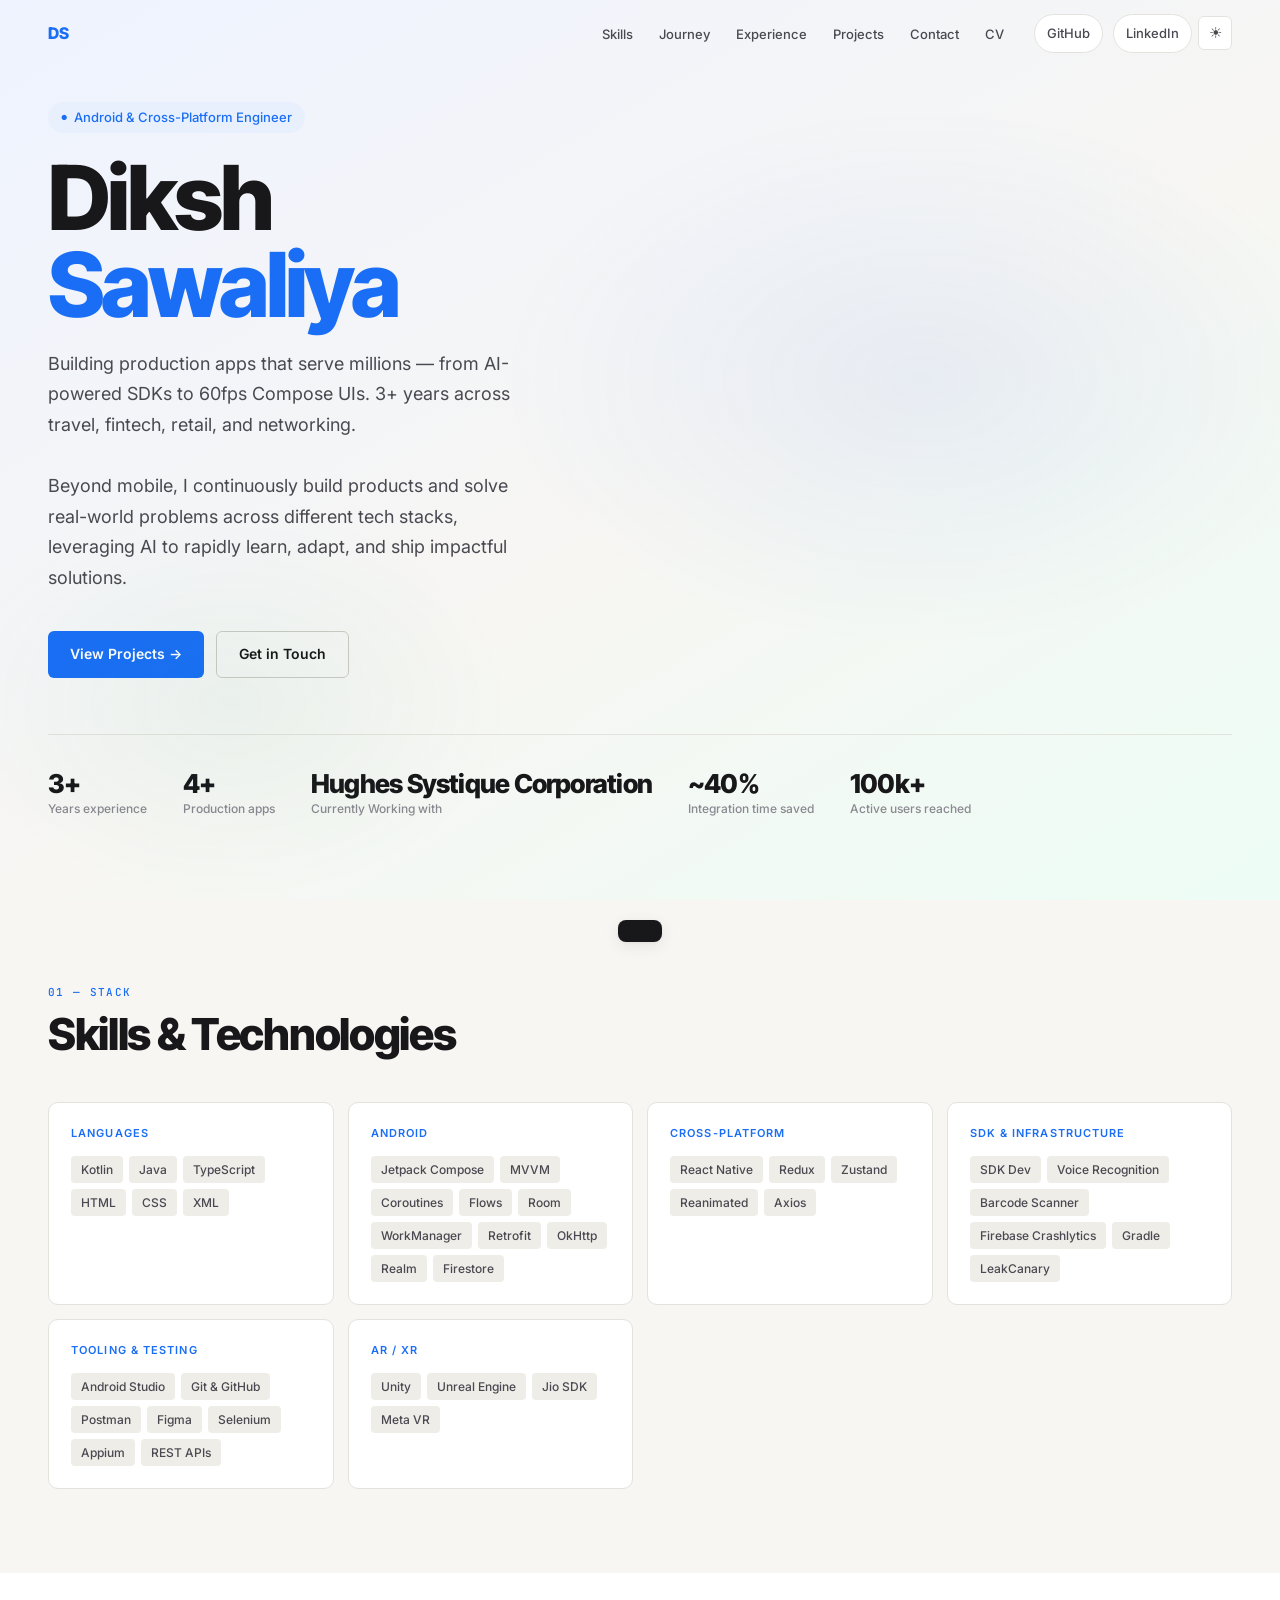
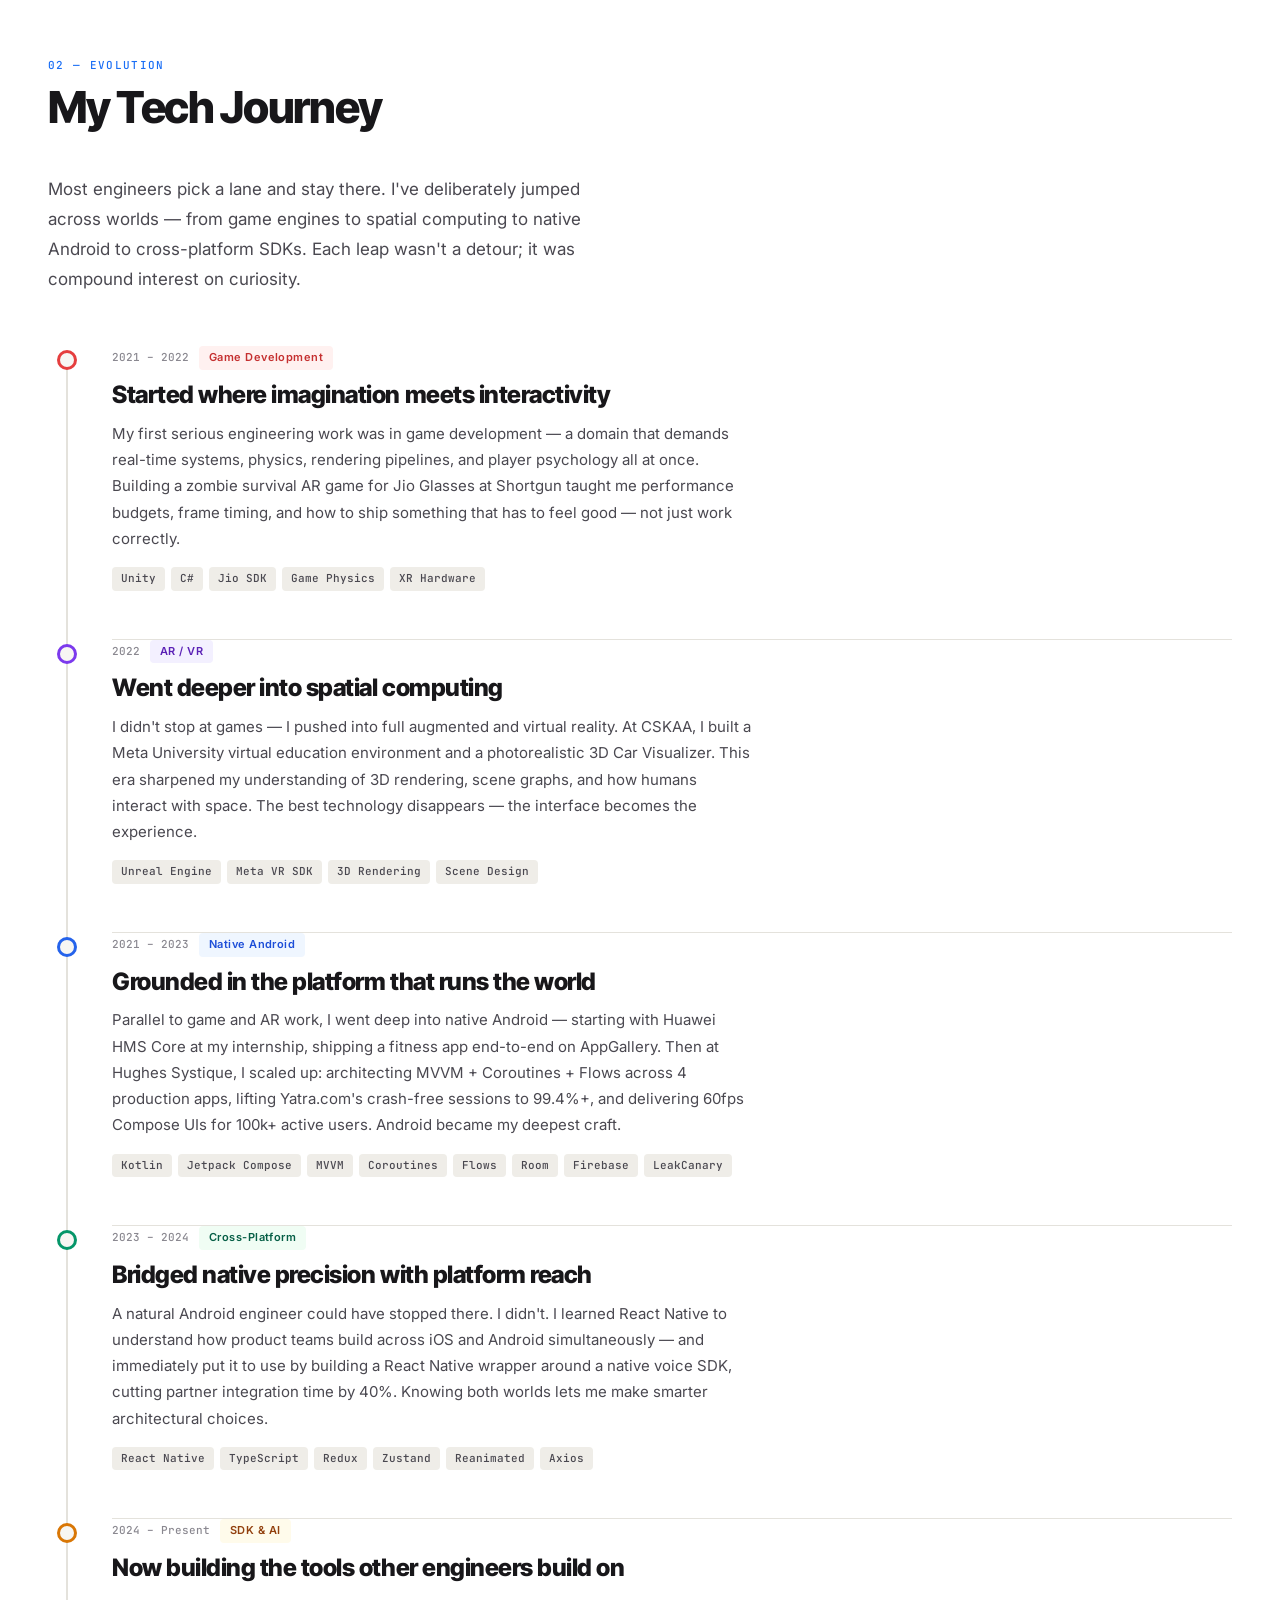
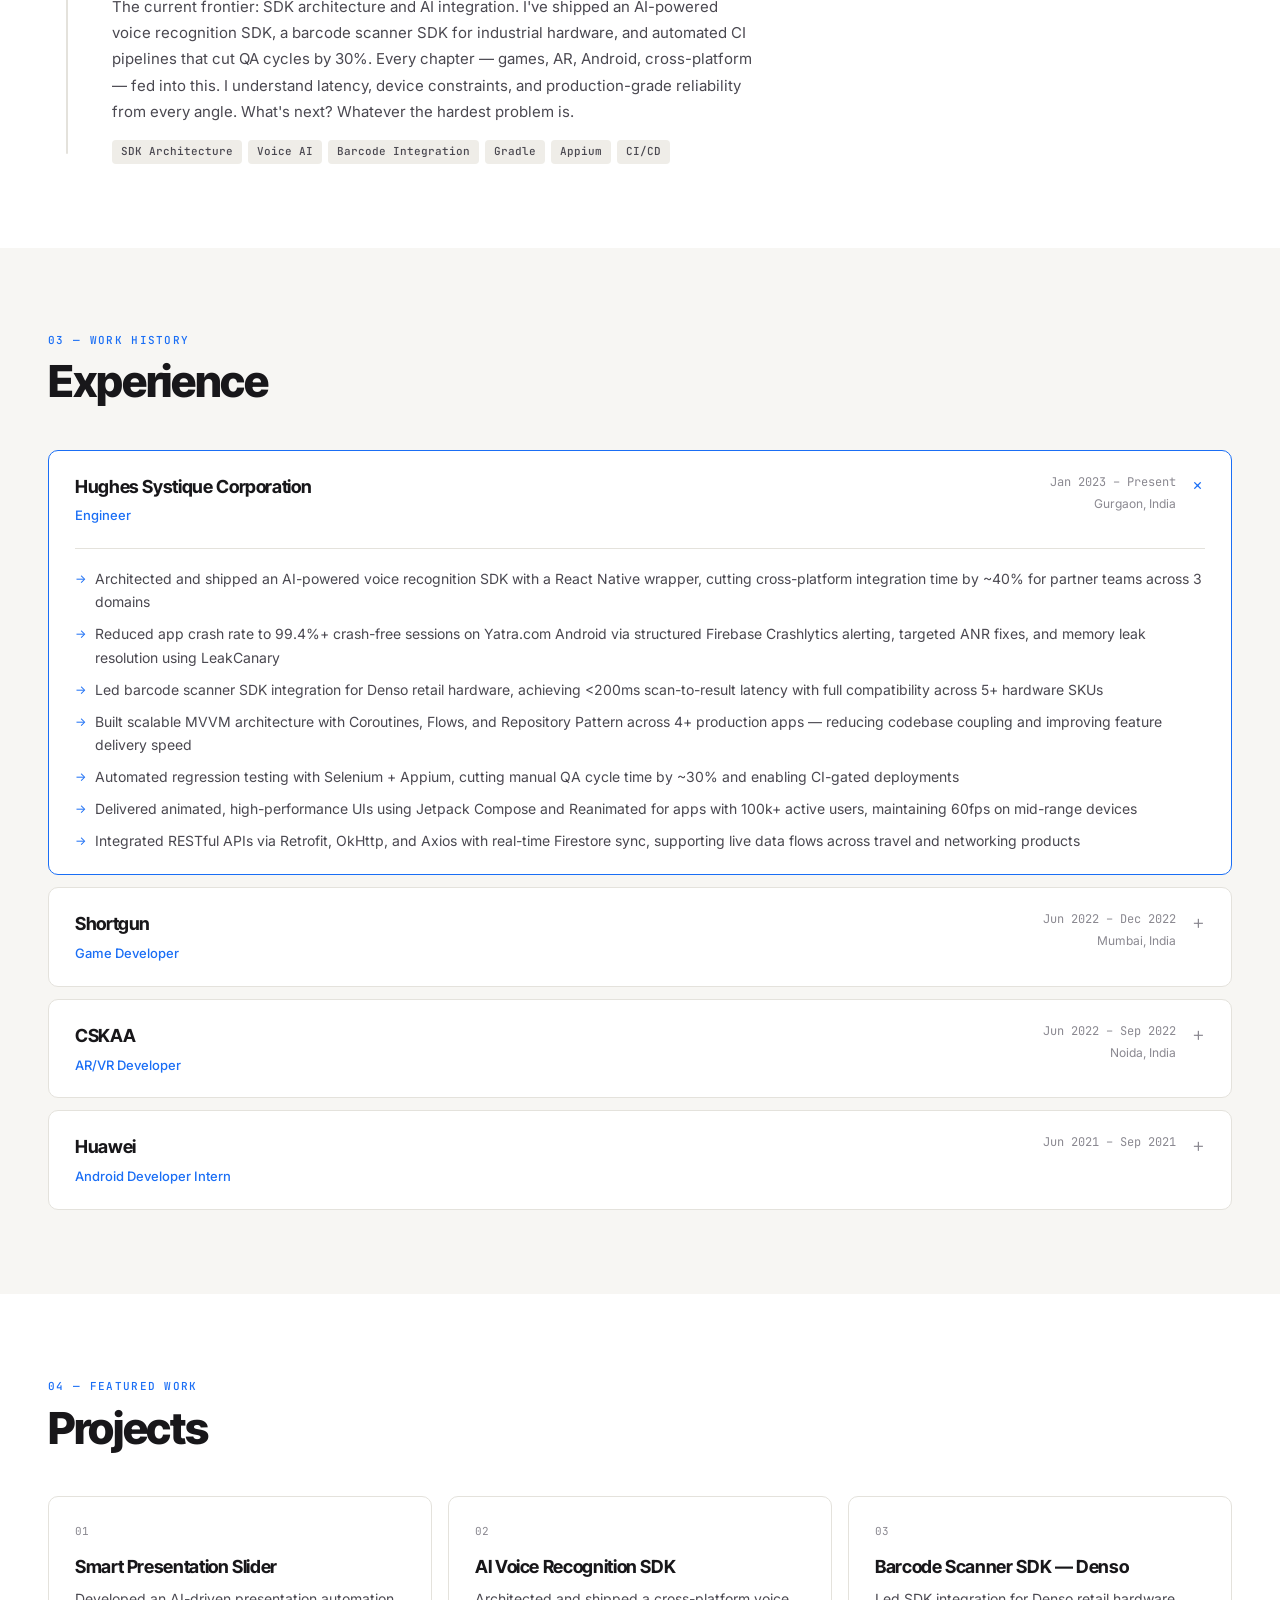
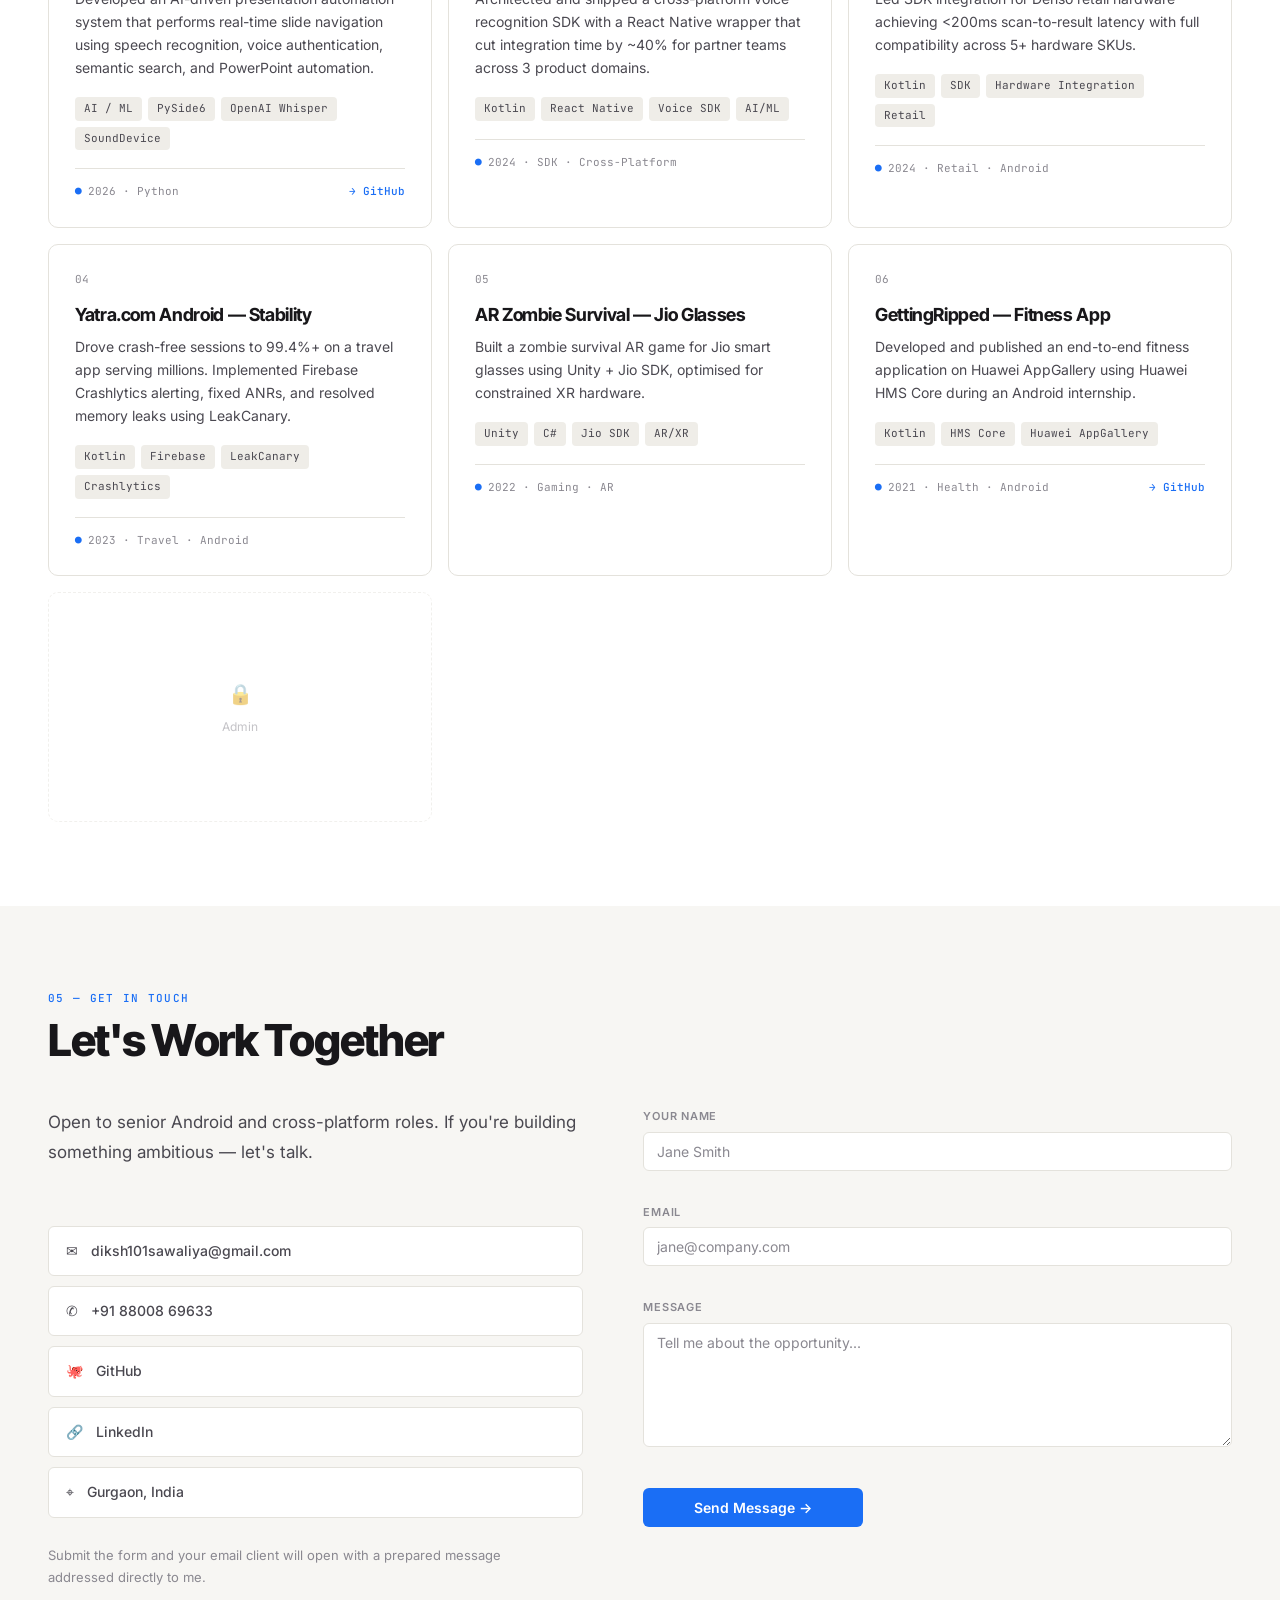
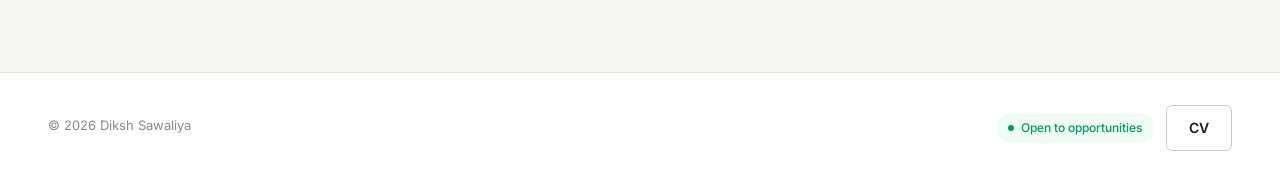
<file: index.html>
<!DOCTYPE html>
<html lang="en" data-theme="light">
<head>
<meta charset="UTF-8" />
<meta name="viewport" content="width=device-width, initial-scale=1.0" />
<title>Diksh Sawaliya · Software Engineer</title>
<link rel="icon" href="favicon.svg" type="image/svg+xml" />
<link href="https://fonts.googleapis.com/css2?family=Inter:wght@300;400;500;600;700&family=Inter+Tight:wght@700;800&family=JetBrains+Mono:wght@400;500&display=swap" rel="stylesheet" />
<link href="base.css" rel="stylesheet" />
<link href="layout.css" rel="stylesheet" />
<link href="components.css" rel="stylesheet" />
</head>
<body>
<div class="toast" id="toast"></div>

<!-- Nav -->
<nav id="nav">
  <a class="nav-logo" id="navLogo" href="#home"></a>
  <div class="nav-right">
    <ul class="nav-links" id="navLinks"></ul>
    <div class="header-social" id="socialLinks"></div>
    <button class="theme-btn" aria-label="Toggle theme">
      <span class="i-sun">☀</span><span class="i-moon">☾</span>
    </button>
  </div>
</nav>

<!-- Hero -->
<section class="hero" id="home">
  <div id="heroContent"></div>
</section>

<!-- Skills -->
<section id="skills">
  <div id="skillsContent"></div>
</section>

<!-- Journey -->
<section id="journey">
  <div id="journeyContent"></div>
</section>

<!-- Experience -->
<section id="experience">
  <div id="experienceContent"></div>
</section>

<!-- Projects -->
<section id="projects">
  <div id="projectsContent"></div>
  <div class="proj-grid reveal" id="projGrid"></div>
</section>

<!-- Contact -->
<section id="contact">
  <div id="contactContent"></div>
</section>

<footer id="siteFooter"></footer>

<!-- Add Project Modal -->
<div class="modal-ov" id="addModal">
  <div class="modal">
    <h2>Add New Project</h2>
    <p class="sub">Appears on your portfolio instantly.</p>
    <div class="fld"><label>Project Title *</label><input type="text" id="pTitle" placeholder="e.g. Voice SDK for Android" /></div>
    <div class="fld"><label>Description *</label><textarea id="pDesc" rows="3" placeholder="What did you build? What problem did it solve?"></textarea></div>
    <div class="fld"><label>Tech Stack (comma separated)</label><input type="text" id="pTags" placeholder="Kotlin, Jetpack Compose, Retrofit" /></div>
    <div class="fld"><label>Domain / Type</label><input type="text" id="pDomain" placeholder="e.g. SDK · Android · Fintech" /></div>
    <div class="fld"><label>Year</label><input type="text" id="pYear" placeholder="2025" /></div>
    <div class="fld"><label>GitHub Link</label><input type="text" id="pGitHub" placeholder="https://github.com/username/repo" /></div>
    <div class="modal-acts">
      <button id="addCancel" class="btn-cancel">Cancel</button>
      <button id="addSave" class="btn-save">Save Project</button>
    </div>
  </div>
</div>

<!-- PIN Modal -->
<div class="modal-ov" id="pinModal">
  <div class="modal" style="max-width:340px;text-align:center">
    <h2>Admin Access</h2>
    <p class="sub">Enter your 4-digit PIN to manage projects</p>
    <div class="pin-row">
      <input class="pin-d" id="p0" maxlength="1" type="password" inputmode="numeric" />
      <input class="pin-d" id="p1" maxlength="1" type="password" inputmode="numeric" />
      <input class="pin-d" id="p2" maxlength="1" type="password" inputmode="numeric" />
      <input class="pin-d" id="p3" maxlength="1" type="password" inputmode="numeric" />
    </div>
    <div class="pin-err" id="pinErr"></div>
    <div class="modal-acts" style="justify-content:center;margin-top:14px">
      <button id="pinCancel" class="btn-cancel">Cancel</button>
      <button id="pinUnlock" class="btn-save">Unlock</button>
    </div>
  </div>
</div>

<!-- CV Modal -->
<div class="modal-ov" id="cvModal">
  <div class="modal" style="max-width:900px; width:96%; height:90%; padding:0; overflow:hidden;">
    <div style="display:flex;justify-content:space-between;align-items:center;padding:12px 16px;border-bottom:1px solid rgba(0,0,0,0.06);">
      <strong>Curriculum Vitae</strong>
      <div>
        <a id="cvDownload" href="Diksh_Sawaliya_Resume.pdf" target="_blank" download class="btn btn-outline" style="margin-right:8px">Download</a>
        <button id="cvClose" class="btn-cancel">Close</button>
      </div>
    </div>
    <iframe id="cvIframe" src="" style="width:100%;height:calc(100% - 56px);border:0" title="CV viewer"></iframe>
  </div>
</div>

<script src="data.js"></script>
<script src="script.js"></script>
</body>
</html>
</file>
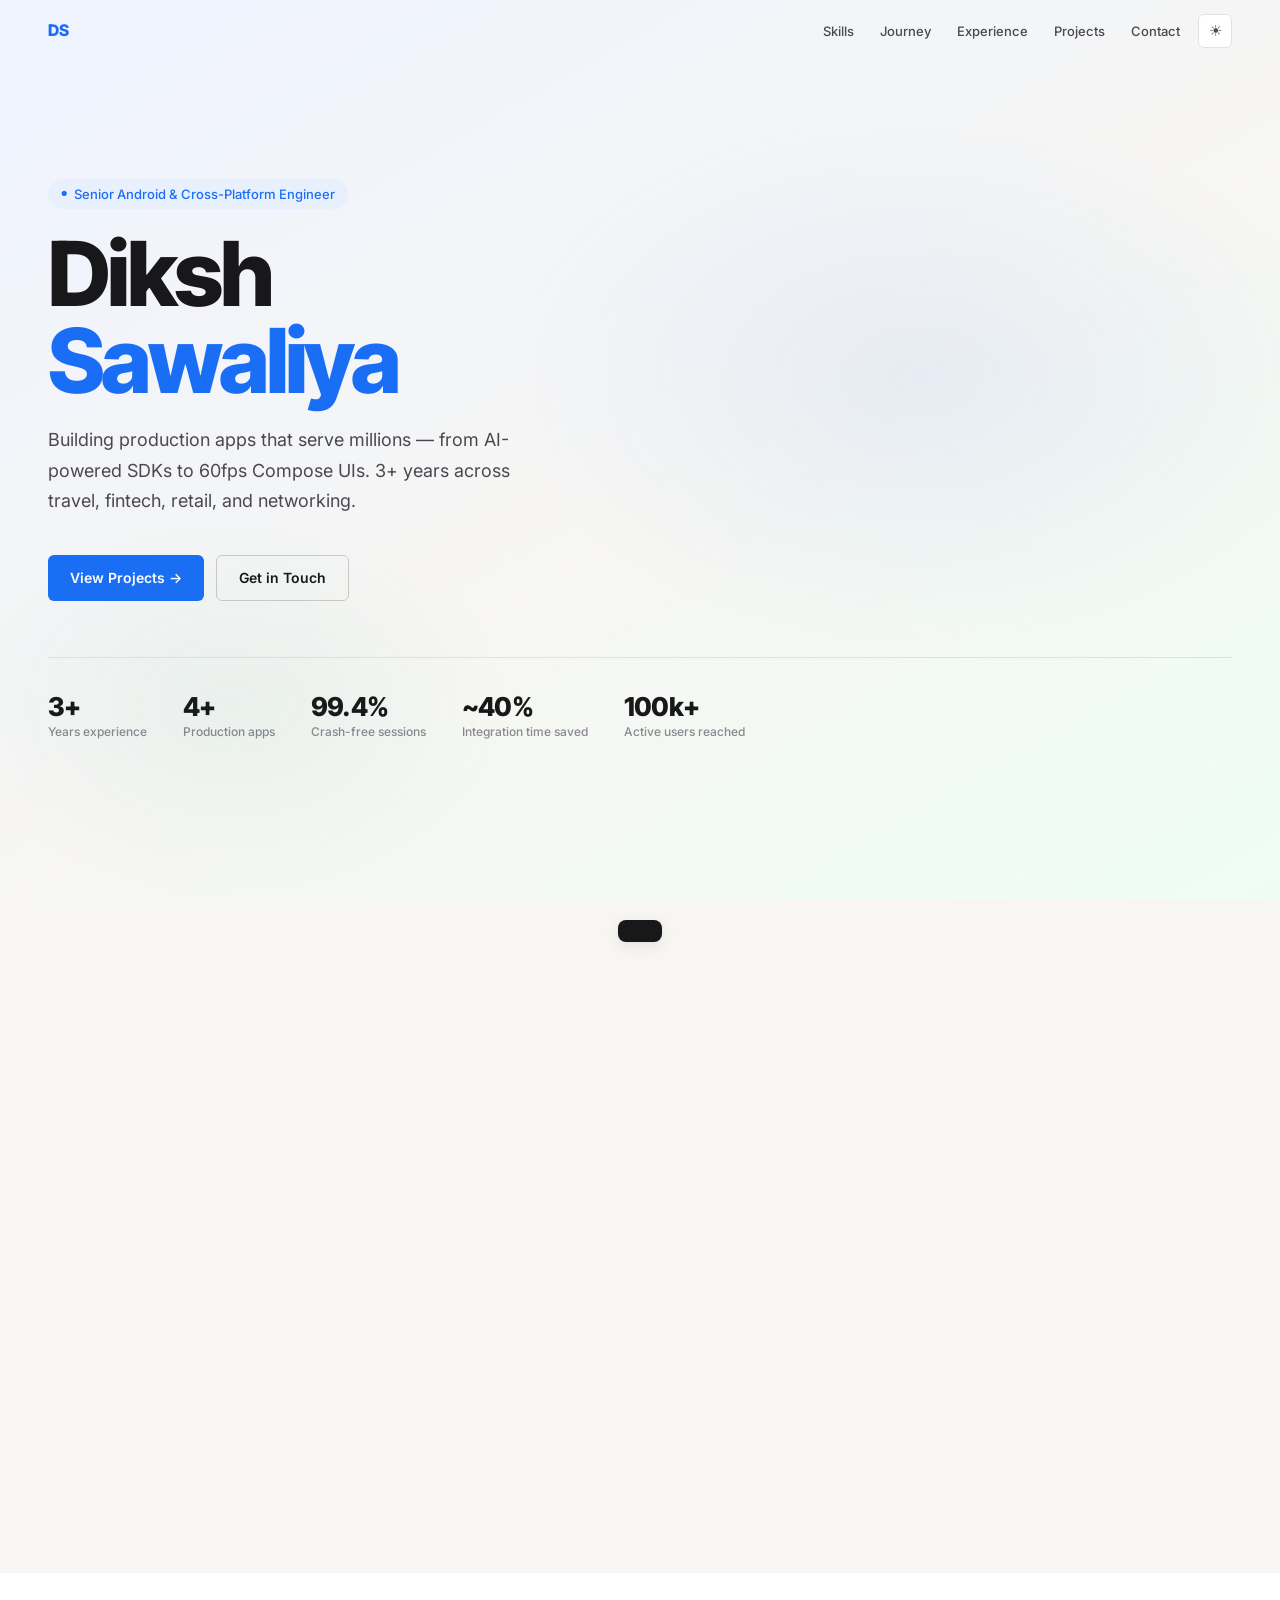
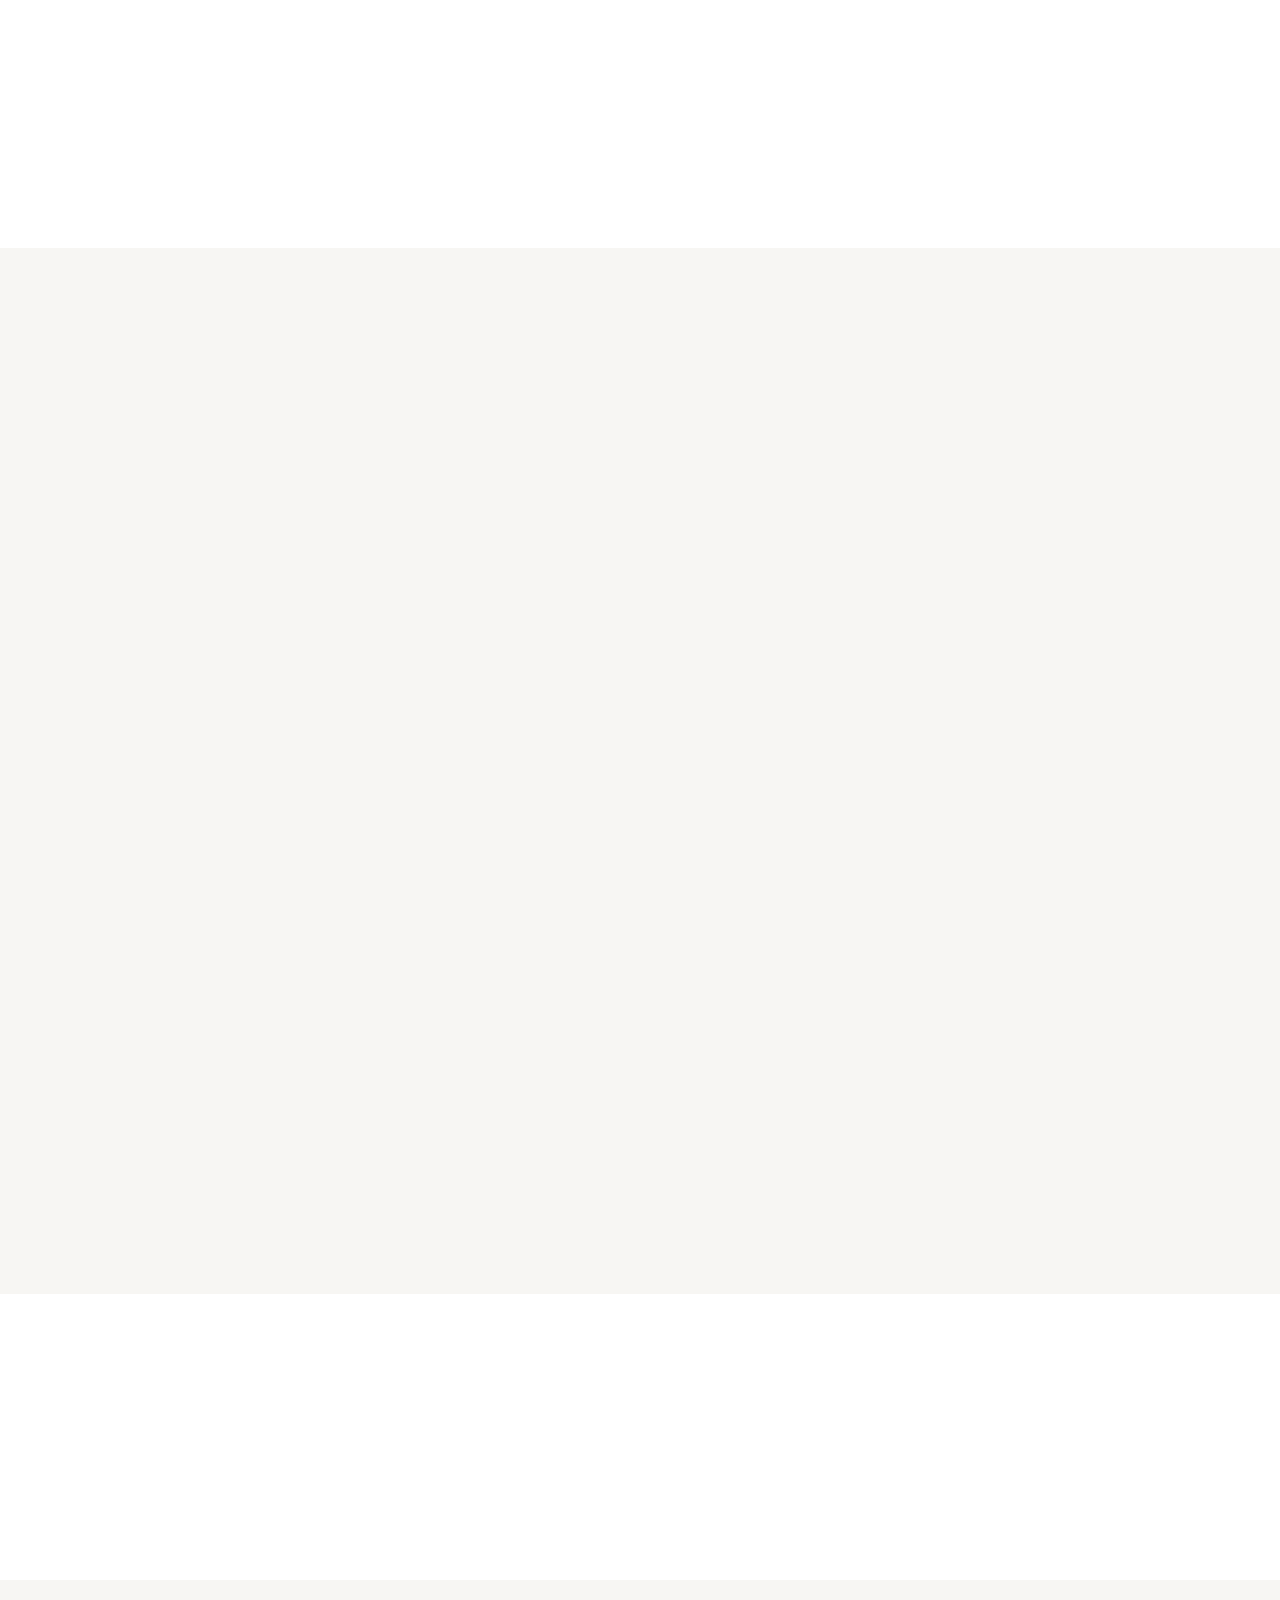
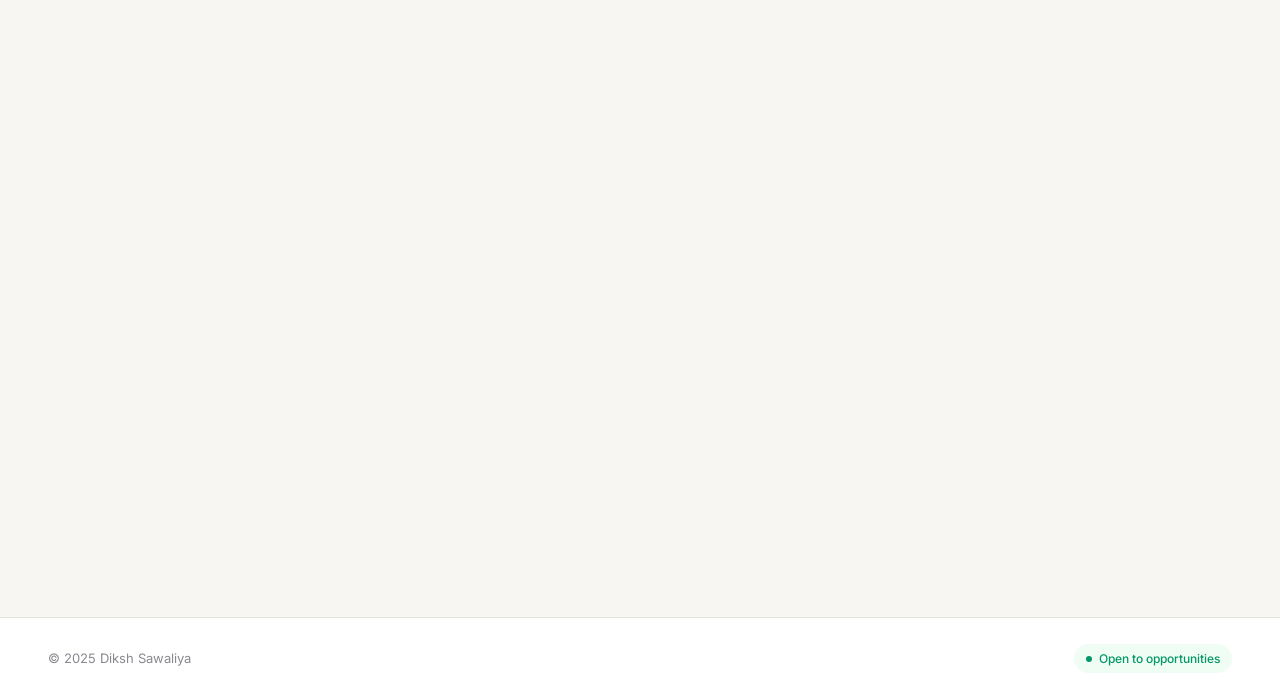
<file: diksh_portfolio.html>
<!DOCTYPE html>
<html lang="en" data-theme="light">
<head>
<meta charset="UTF-8" />
<meta name="viewport" content="width=device-width, initial-scale=1.0" />
<title>Diksh Sawaliya · Mobile Engineer</title>
<link href="https://fonts.googleapis.com/css2?family=Inter:wght@300;400;500;600;700&family=Inter+Tight:wght@700;800&family=JetBrains+Mono:wght@400;500&display=swap" rel="stylesheet" />
<link href="base.css" rel="stylesheet" />
<link href="layout.css" rel="stylesheet" />
<link href="components.css" rel="stylesheet" />
</head>
<body>
<div class="toast" id="toast"></div>

<!-- Nav -->
<nav id="nav">
  <a class="nav-logo" href="#home">DS</a>
  <div class="nav-right">
    <ul class="nav-links">
      <li><a href="#skills">Skills</a></li>
      <li><a href="#journey">Journey</a></li>
      <li><a href="#experience">Experience</a></li>
      <li><a href="#projects">Projects</a></li>
      <li><a href="#contact">Contact</a></li>
    </ul>
    <button class="theme-btn" aria-label="Toggle theme">
      <span class="i-sun">☀</span><span class="i-moon">☾</span>
    </button>
  </div>
</nav>

<!-- Hero -->
<section class="hero" id="home">
  <div class="hero-pill">Senior Android &amp; Cross-Platform Engineer</div>
  <h1 class="hero-name">Diksh<br><span class="hl">Sawaliya</span></h1>
  <p class="hero-sub">Building production apps that serve millions — from AI-powered SDKs to 60fps Compose UIs. 3+ years across travel, fintech, retail, and networking.</p>
  <div class="hero-btns">
    <a href="#projects" class="btn btn-primary">View Projects →</a>
    <a href="#contact" class="btn btn-outline">Get in Touch</a>
  </div>
  <div class="hero-stats">
    <div><div class="stat-n">3+</div><div class="stat-l">Years experience</div></div>
    <div><div class="stat-n">4+</div><div class="stat-l">Production apps</div></div>
    <div><div class="stat-n">99.4%</div><div class="stat-l">Crash-free sessions</div></div>
    <div><div class="stat-n">~40%</div><div class="stat-l">Integration time saved</div></div>
    <div><div class="stat-n">100k+</div><div class="stat-l">Active users reached</div></div>
  </div>
</section>

<!-- Skills -->
<section id="skills">
  <div class="reveal"><p class="sec-lbl">01 — Stack</p><h2 class="sec-title">Skills &amp; Technologies</h2></div>
  <div class="skills-grid reveal">
    <div class="skill-card"><div class="skill-cat">Languages</div><div class="skill-tags"><span class="skill-tag">Kotlin</span><span class="skill-tag">Java</span><span class="skill-tag">TypeScript</span><span class="skill-tag">HTML</span><span class="skill-tag">CSS</span><span class="skill-tag">XML</span></div></div>
    <div class="skill-card"><div class="skill-cat">Android</div><div class="skill-tags"><span class="skill-tag">Jetpack Compose</span><span class="skill-tag">MVVM</span><span class="skill-tag">Coroutines</span><span class="skill-tag">Flows</span><span class="skill-tag">Room</span><span class="skill-tag">WorkManager</span><span class="skill-tag">Retrofit</span><span class="skill-tag">OkHttp</span><span class="skill-tag">Realm</span><span class="skill-tag">Firestore</span></div></div>
    <div class="skill-card"><div class="skill-cat">Cross-Platform</div><div class="skill-tags"><span class="skill-tag">React Native</span><span class="skill-tag">Redux</span><span class="skill-tag">Zustand</span><span class="skill-tag">Reanimated</span><span class="skill-tag">Axios</span></div></div>
    <div class="skill-card"><div class="skill-cat">SDK &amp; Infrastructure</div><div class="skill-tags"><span class="skill-tag">SDK Dev</span><span class="skill-tag">Voice Recognition</span><span class="skill-tag">Barcode Scanner</span><span class="skill-tag">Firebase Crashlytics</span><span class="skill-tag">Gradle</span><span class="skill-tag">LeakCanary</span></div></div>
    <div class="skill-card"><div class="skill-cat">Tooling &amp; Testing</div><div class="skill-tags"><span class="skill-tag">Android Studio</span><span class="skill-tag">Git &amp; GitHub</span><span class="skill-tag">Postman</span><span class="skill-tag">Figma</span><span class="skill-tag">Selenium</span><span class="skill-tag">Appium</span><span class="skill-tag">REST APIs</span></div></div>
    <div class="skill-card"><div class="skill-cat">AR / XR</div><div class="skill-tags"><span class="skill-tag">Unity</span><span class="skill-tag">Unreal Engine</span><span class="skill-tag">Jio SDK</span><span class="skill-tag">Meta VR</span></div></div>
  </div>
</section>

<!-- Journey -->
<section id="journey">
  <div class="reveal"><p class="sec-lbl">02 — Evolution</p><h2 class="sec-title">My Tech Journey</h2></div>
  <p class="journey-intro reveal">Most engineers pick a lane and stay there. I've deliberately jumped across worlds — from game engines to spatial computing to native Android to cross-platform SDKs. Each leap wasn't a detour; it was <strong>compound interest on curiosity.</strong></p>
  <div class="journey-track reveal">

    <div class="j-era e-game">
      <div class="j-dot-col"><div class="j-dot"></div></div>
      <div class="j-content">
        <div class="j-meta"><span class="j-year">2021 – 2022</span><span class="j-badge">Game Development</span></div>
        <h3 class="j-title">Started where imagination meets interactivity</h3>
        <p class="j-body">My first serious engineering work was in <strong>game development</strong> — a domain that demands real-time systems, physics, rendering pipelines, and player psychology all at once. Building a <strong>zombie survival AR game for Jio Glasses</strong> at Shortgun taught me performance budgets, frame timing, and how to ship something that has to feel good — not just work correctly.</p>
        <div class="j-tech"><span class="j-tag">Unity</span><span class="j-tag">C#</span><span class="j-tag">Jio SDK</span><span class="j-tag">Game Physics</span><span class="j-tag">XR Hardware</span></div>
      </div>
    </div>

    <div class="j-era e-ar">
      <div class="j-dot-col"><div class="j-dot"></div></div>
      <div class="j-content">
        <div class="j-meta"><span class="j-year">2022</span><span class="j-badge">AR / VR</span></div>
        <h3 class="j-title">Went deeper into spatial computing</h3>
        <p class="j-body">I didn't stop at games — I pushed into full <strong>augmented and virtual reality</strong>. At CSKAA, I built a <strong>Meta University virtual education environment</strong> and a photorealistic <strong>3D Car Visualizer</strong>. This era sharpened my understanding of 3D rendering, scene graphs, and how humans interact with space. The best technology disappears — the interface <em>becomes</em> the experience.</p>
        <div class="j-tech"><span class="j-tag">Unreal Engine</span><span class="j-tag">Meta VR SDK</span><span class="j-tag">3D Rendering</span><span class="j-tag">Scene Design</span></div>
      </div>
    </div>

    <div class="j-era e-android">
      <div class="j-dot-col"><div class="j-dot"></div></div>
      <div class="j-content">
        <div class="j-meta"><span class="j-year">2021 – 2023</span><span class="j-badge">Native Android</span></div>
        <h3 class="j-title">Grounded in the platform that runs the world</h3>
        <p class="j-body">Parallel to game and AR work, I went deep into <strong>native Android</strong> — starting with Huawei HMS Core at my internship, shipping a fitness app end-to-end on AppGallery. Then at Hughes Systique, I scaled up: architecting <strong>MVVM + Coroutines + Flows</strong> across 4 production apps, lifting Yatra.com's crash-free sessions to <strong>99.4%+</strong>, and delivering 60fps Compose UIs for 100k+ active users. Android became my deepest craft.</p>
        <div class="j-tech"><span class="j-tag">Kotlin</span><span class="j-tag">Jetpack Compose</span><span class="j-tag">MVVM</span><span class="j-tag">Coroutines</span><span class="j-tag">Flows</span><span class="j-tag">Room</span><span class="j-tag">Firebase</span><span class="j-tag">LeakCanary</span></div>
      </div>
    </div>

    <div class="j-era e-cross">
      <div class="j-dot-col"><div class="j-dot"></div></div>
      <div class="j-content">
        <div class="j-meta"><span class="j-year">2023 – 2024</span><span class="j-badge">Cross-Platform</span></div>
        <h3 class="j-title">Bridged native precision with platform reach</h3>
        <p class="j-body">A natural Android engineer could have stopped there. I didn't. I learned <strong>React Native</strong> to understand how product teams build across iOS and Android simultaneously — and immediately put it to use by building a <strong>React Native wrapper around a native voice SDK</strong>, cutting partner integration time by 40%. Knowing both worlds lets me make smarter architectural choices.</p>
        <div class="j-tech"><span class="j-tag">React Native</span><span class="j-tag">TypeScript</span><span class="j-tag">Redux</span><span class="j-tag">Zustand</span><span class="j-tag">Reanimated</span><span class="j-tag">Axios</span></div>
      </div>
    </div>

    <div class="j-era e-sdk">
      <div class="j-dot-col"><div class="j-dot"></div></div>
      <div class="j-content">
        <div class="j-meta"><span class="j-year">2024 – Present</span><span class="j-badge">SDK &amp; AI</span></div>
        <h3 class="j-title">Now building the tools other engineers build on</h3>
        <p class="j-body">The current frontier: <strong>SDK architecture and AI integration</strong>. I've shipped an AI-powered voice recognition SDK, a barcode scanner SDK for industrial hardware, and automated CI pipelines that cut QA cycles by 30%. Every chapter — games, AR, Android, cross-platform — fed into this. I understand latency, device constraints, and production-grade reliability from every angle. <strong>What's next? Whatever the hardest problem is.</strong></p>
        <div class="j-tech"><span class="j-tag">SDK Architecture</span><span class="j-tag">Voice AI</span><span class="j-tag">Barcode Integration</span><span class="j-tag">Gradle</span><span class="j-tag">Appium</span><span class="j-tag">CI/CD</span></div>
      </div>
    </div>

  </div>
</section>

<!-- Experience -->
<section id="experience">
  <div class="reveal"><p class="sec-lbl">03 — Work History</p><h2 class="sec-title">Experience</h2></div>
  <div class="exp-list reveal">
    <div class="exp-item open">
      <div class="exp-hd">
        <div class="exp-left"><div class="exp-co">Hughes Systique Corporation</div><div class="exp-role">Engineer</div></div>
        <div class="exp-right"><div class="exp-period">Jan 2023 – Present</div><div class="exp-loc">Gurgaon, India</div></div>
        <div class="exp-tog">+</div>
      </div>
      <div class="exp-body open"><div class="exp-div"></div>
        <ul class="exp-bul">
          <li>Architected and shipped an AI-powered voice recognition SDK with a React Native wrapper, cutting cross-platform integration time by ~40% for partner teams across 3 domains</li>
          <li>Reduced app crash rate to 99.4%+ crash-free sessions on Yatra.com Android via structured Firebase Crashlytics alerting, targeted ANR fixes, and memory leak resolution using LeakCanary</li>
          <li>Led barcode scanner SDK integration for Denso retail hardware, achieving &lt;200ms scan-to-result latency with full compatibility across 5+ hardware SKUs</li>
          <li>Built scalable MVVM architecture with Coroutines, Flows, and Repository Pattern across 4+ production apps — reducing codebase coupling and improving feature delivery speed</li>
          <li>Automated regression testing with Selenium + Appium, cutting manual QA cycle time by ~30% and enabling CI-gated deployments</li>
          <li>Delivered animated, high-performance UIs using Jetpack Compose and Reanimated for apps with 100k+ active users, maintaining 60fps on mid-range devices</li>
          <li>Integrated RESTful APIs via Retrofit, OkHttp, and Axios with real-time Firestore sync, supporting live data flows across travel and networking products</li>
        </ul>
      </div>
    </div>
    <div class="exp-item">
      <div class="exp-hd">
        <div class="exp-left"><div class="exp-co">Shortgun</div><div class="exp-role">Game Developer</div></div>
        <div class="exp-right"><div class="exp-period">Jun 2022 – Dec 2022</div><div class="exp-loc">Mumbai, India</div></div>
        <div class="exp-tog">+</div>
      </div>
      <div class="exp-body"><div class="exp-div"></div>
        <ul class="exp-bul"><li>Developed a zombie survival AR game for Jio Glasses using Unity + Jio SDK, delivering immersive gameplay optimised for constrained XR hardware</li></ul>
      </div>
    </div>
    <div class="exp-item">
      <div class="exp-hd">
        <div class="exp-left"><div class="exp-co">CSKAA</div><div class="exp-role">AR/VR Developer</div></div>
        <div class="exp-right"><div class="exp-period">Jun 2022 – Sep 2022</div><div class="exp-loc">Noida, India</div></div>
        <div class="exp-tog">+</div>
      </div>
      <div class="exp-body"><div class="exp-div"></div>
        <ul class="exp-bul"><li>Built a Meta University virtual education environment and a 3D Car Visualizer with realistic rendering — shipped to internal stakeholders on schedule</li></ul>
      </div>
    </div>
    <div class="exp-item">
      <div class="exp-hd">
        <div class="exp-left"><div class="exp-co">Huawei</div><div class="exp-role">Android Developer Intern</div></div>
        <div class="exp-right"><div class="exp-period">Jun 2021 – Sep 2021</div></div>
        <div class="exp-tog">+</div>
      </div>
      <div class="exp-body"><div class="exp-div"></div>
        <ul class="exp-bul"><li>Developed and published GettingRipped fitness app on Huawei AppGallery end-to-end using Huawei HMS Core, gaining hands-on deployment experience</li></ul>
      </div>
    </div>
  </div>
</section>

<!-- Projects -->
<section id="projects">
  <div class="reveal"><p class="sec-lbl">04 — Featured Work</p><h2 class="sec-title">Projects</h2></div>
  <div class="proj-grid reveal" id="projGrid"></div>
</section>

<!-- Contact -->
<section id="contact">
  <div class="reveal"><p class="sec-lbl">05 — Get In Touch</p><h2 class="sec-title">Let's Work Together</h2></div>
  <div class="contact-wrap reveal">
    <div>
      <p class="contact-lead">Open to senior Android and cross-platform roles. If you're building something ambitious — let's talk.</p>
      <div class="contact-links">
        <a href="mailto:diksh101sawaliya@gmail.com" class="c-link"><span>✉</span> diksh101sawaliya@gmail.com</a>
        <a href="tel:+918800869633" class="c-link"><span>✆</span> +91 88008 69633</a>
        <a href="#" class="c-link"><span>⌖</span> Gurgaon, India</a>
      </div>
    </div>
    <div>
      <div class="fld"><label>Your Name</label><input type="text" placeholder="Jane Smith" /></div>
      <div class="fld"><label>Email</label><input type="email" placeholder="jane@company.com" /></div>
      <div class="fld"><label>Message</label><textarea rows="5" placeholder="Tell me about the opportunity..."></textarea></div>
      <button id="contactSend" class="btn btn-primary" style="width:100%;justify-content:center;margin-top:4px">Send Message →</button>
    </div>
  </div>
</section>

<footer>
  <p>© 2025 Diksh Sawaliya</p>
  <div class="status-pill"><div class="sdot"></div> Open to opportunities</div>
</footer>

<!-- Add Project Modal -->
<div class="modal-ov" id="addModal">
  <div class="modal">
    <h2>Add New Project</h2>
    <p class="sub">Appears on your portfolio instantly.</p>
    <div class="fld"><label>Project Title *</label><input type="text" id="pTitle" placeholder="e.g. Voice SDK for Android" /></div>
    <div class="fld"><label>Description *</label><textarea id="pDesc" rows="3" placeholder="What did you build? What problem did it solve?"></textarea></div>
    <div class="fld"><label>Tech Stack (comma separated)</label><input type="text" id="pTags" placeholder="Kotlin, Jetpack Compose, Retrofit" /></div>
    <div class="fld"><label>Domain / Type</label><input type="text" id="pDomain" placeholder="e.g. SDK · Android · Fintech" /></div>
    <div class="fld"><label>Year</label><input type="text" id="pYear" placeholder="2025" /></div>
    <div class="modal-acts">
      <button id="addCancel" class="btn-cancel">Cancel</button>
      <button id="addSave" class="btn-save">Save Project</button>
    </div>
  </div>
</div>

<!-- PIN Modal -->
<div class="modal-ov" id="pinModal">
  <div class="modal" style="max-width:340px;text-align:center">
    <h2>Admin Access</h2>
    <p class="sub">Enter your 4-digit PIN to manage projects</p>
    <div class="pin-row">
      <input class="pin-d" id="p0" maxlength="1" type="password" inputmode="numeric" />
      <input class="pin-d" id="p1" maxlength="1" type="password" inputmode="numeric" />
      <input class="pin-d" id="p2" maxlength="1" type="password" inputmode="numeric" />
      <input class="pin-d" id="p3" maxlength="1" type="password" inputmode="numeric" />
    </div>
    <div class="pin-err" id="pinErr"></div>
    <div class="modal-acts" style="justify-content:center;margin-top:14px">
      <button id="pinCancel" class="btn-cancel">Cancel</button>
      <button id="pinUnlock" class="btn-save">Unlock</button>
    </div>
  </div>
</div>

<script src="script.js"></script>
</body>
</html>
</file>
<file: base.css>
:root {
  --accent:    #1a6ef5;
  --accent-lt: #e8f0fe;
  --accent-dk: #1558c8;
  --c-game:    #e53e3e;
  --c-ar:      #7c3aed;
  --c-android: #2563eb;
  --c-cross:   #059669;
  --c-sdk:     #d97706;
  --radius: 10px;
  --radius-sm: 6px;
  --mono: 'JetBrains Mono', monospace;
  --head: 'Inter Tight', sans-serif;
  --body: 'Inter', sans-serif;
  --shadow: 0 1px 3px rgba(0,0,0,0.06), 0 4px 12px rgba(0,0,0,0.04);
  --shadow-md: 0 4px 16px rgba(0,0,0,0.08), 0 1px 4px rgba(0,0,0,0.04);
}
[data-theme="light"] {
  --bg:      #f7f6f3;
  --surface: #ffffff;
  --card:    #ffffff;
  --border:  #e4e2dc;
  --border2: #cccac3;
  --text:    #18171a;
  --text2:   #4a4850;
  --text3:   #8a8890;
  --nav-bg:  rgba(247,246,243,0.92);
  --tag-bg:  #efede8;
  --tag-txt: #4a4850;
  --hero-bg: linear-gradient(150deg,#eef3ff 0%,#f7f6f3 55%,#edfdf5 100%);
}
[data-theme="dark"] {
  --bg:      #0f1117;
  --surface: #161820;
  --card:    #1c1f2a;
  --border:  #272a35;
  --border2: #353845;
  --text:    #ece9f4;
  --text2:   #9b99a8;
  --text3:   #5c5a68;
  --nav-bg:  rgba(15,17,23,0.9);
  --tag-bg:  #22252f;
  --tag-txt: #9b99a8;
  --hero-bg: linear-gradient(150deg,#0f1a2e 0%,#0f1117 55%,#0a1a14 100%);
}
*,*::before,*::after{box-sizing:border-box;margin:0;padding:0}
html{scroll-behavior:smooth}
body{background:var(--bg);color:var(--text);font-family:var(--body);font-size:16px;line-height:1.6;overflow-x:hidden;transition:background .3s,color .3s}

.btn{font-size:14px;font-weight:600;padding:11px 22px;border-radius:var(--radius-sm);text-decoration:none;transition:all .18s;cursor:pointer;border:none;display:inline-flex;align-items:center;gap:6px;font-family:var(--body)}
.btn-primary{background:var(--accent);color:#fff}
.btn-primary:hover{background:var(--accent-dk);transform:translateY(-1px);box-shadow:0 4px 14px rgba(26,110,245,.3)}
.btn-outline{background:transparent;color:var(--text);border:1.5px solid var(--border2)}
.btn-outline:hover{border-color:var(--accent);color:var(--accent)}

.theme-btn{width:34px;height:34px;border-radius:var(--radius-sm);border:1px solid var(--border);background:var(--card);color:var(--text2);font-size:15px;cursor:pointer;display:flex;align-items:center;justify-content:center;transition:all .2s}
.theme-btn:hover{border-color:var(--accent);color:var(--accent)}
[data-theme="dark"] .i-sun{display:none}
[data-theme="light"] .i-moon{display:none}

.sec-lbl{font-family:var(--mono);font-size:11px;font-weight:500;color:var(--accent);letter-spacing:.12em;text-transform:uppercase;margin-bottom:8px}
.sec-title{font-family:var(--head);font-size:clamp(28px,3.8vw,44px);font-weight:800;letter-spacing:-.03em;line-height:1.1;margin-bottom:44px}

.fld{margin-bottom:15px}
.fld label{display:block;font-size:11px;font-weight:600;color:var(--text3);letter-spacing:.07em;text-transform:uppercase;margin-bottom:6px}
.fld input,.fld textarea{width:100%;background:var(--card);border:1px solid var(--border);color:var(--text);font-family:var(--body);font-size:14px;padding:10px 13px;border-radius:var(--radius-sm);outline:none;transition:border-color .2s,box-shadow .2s;resize:vertical}
.fld input:focus,.fld textarea:focus{border-color:var(--accent);box-shadow:0 0 0 3px rgba(26,110,245,.1)}
.fld input::placeholder,.fld textarea::placeholder{color:var(--text3)}
</file>
<file: layout.css>
nav{position:fixed;top:0;left:0;right:0;z-index:200;display:flex;align-items:center;justify-content:space-between;padding:14px 48px;transition:background .3s,border-color .3s,box-shadow .3s;border-bottom:1px solid transparent}
nav.scrolled{background:var(--nav-bg);border-color:var(--border);backdrop-filter:blur(14px);-webkit-backdrop-filter:blur(14px)}
.nav-logo{font-family:var(--head);font-size:16px;font-weight:800;color:var(--accent);letter-spacing:-.02em;text-decoration:none}
.nav-right{display:flex;align-items:center;gap:6px}
.nav-links{display:flex;gap:2px;list-style:none}
.nav-links a{font-size:13px;font-weight:500;color:var(--text2);text-decoration:none;padding:6px 12px;border-radius:var(--radius-sm);transition:color .2s,background .2s}
.nav-links a:hover{color:var(--accent);background:var(--accent-lt)}
[data-theme="dark"] .nav-links a:hover{background:rgba(26,110,245,.12)}
.header-social{display:flex;gap:10px;align-items:center;margin-left:12px}
.social-link{font-size:13px;font-weight:500;color:var(--text2);text-decoration:none;padding:8px 12px;border-radius:999px;border:1px solid var(--border);background:var(--card);transition:all .2s}
.social-link:hover{border-color:var(--accent);color:var(--accent);transform:translateY(-1px);background:var(--surface)}

.hero{min-height:100vh;display:flex;flex-direction:column;justify-content:center;padding:100px 48px 80px;background:var(--hero-bg);position:relative;overflow:hidden}
.hero::after{content:'';position:absolute;inset:0;background:radial-gradient(ellipse 55% 50% at 72% 42%,rgba(26,110,245,.07) 0%,transparent 60%),radial-gradient(ellipse 40% 40% at 18% 78%,rgba(5,150,105,.05) 0%,transparent 55%);pointer-events:none}
.hero-pill{display:inline-flex;align-items:center;gap:7px;font-size:13px;font-weight:500;color:var(--accent);background:var(--accent-lt);padding:5px 13px;border-radius:20px;margin-bottom:22px;width:fit-content;opacity:0;animation:fadeUp .7s .1s forwards}
[data-theme="dark"] .hero-pill{background:rgba(26,110,245,.15)}
.hero-pill::before{content:'●';font-size:7px}
.hero-name{font-family:var(--head);font-size:clamp(50px,7vw,96px);font-weight:800;line-height:.97;letter-spacing:-.04em;margin-bottom:20px;opacity:0;animation:fadeUp .7s .25s forwards}
.hero-name .hl{color:var(--accent)}
.hero-sub{font-size:clamp(15px,1.8vw,18px);font-weight:400;color:var(--text2);max-width:490px;line-height:1.7;margin-bottom:38px;opacity:0;animation:fadeUp .7s .4s forwards}
.hero-btns{display:flex;gap:12px;flex-wrap:wrap;opacity:0;animation:fadeUp .7s .55s forwards}
.hero-stats{display:flex;gap:36px;flex-wrap:wrap;margin-top:56px;padding-top:36px;border-top:1px solid var(--border);opacity:0;animation:fadeUp .7s .7s forwards}
.stat-n{font-family:var(--head);font-size:26px;font-weight:800;letter-spacing:-.03em;color:var(--text);line-height:1;margin-bottom:2px}
.stat-l{font-size:12px;font-weight:500;color:var(--text3)}

section{padding:84px 48px}
[data-theme="light"] #skills,#experience,#contact{background:var(--bg)}
[data-theme="light"] #journey,#projects,footer{background:var(--surface)}
[data-theme="dark"] #skills,#experience,#contact{background:var(--bg)}
[data-theme="dark"] #journey,#projects,footer{background:var(--surface)}

.contact-wrap{display:grid;grid-template-columns:1fr 1.1fr;gap:60px;align-items:start}
.contact-lead{font-size:17px;color:var(--text2);line-height:1.75;margin-bottom:32px}
.contact-links{display:flex;flex-direction:column;gap:10px}
.contact-panel{display:flex;flex-direction:column;gap:26px}
.contact-note{font-size:13px;color:var(--text3);line-height:1.7;max-width:520px}
.contact-form{display:grid;gap:18px}
.contact-form .btn{width:fit-content;min-width:220px;justify-content:center}
.c-link{display:flex;align-items:center;gap:13px;text-decoration:none;font-size:14px;font-weight:500;color:var(--text2);padding:13px 17px;border:1px solid var(--border);border-radius:var(--radius-sm);background:var(--card);transition:all .2s}
.c-link:hover{border-color:var(--accent);color:var(--accent);transform:translateX(4px)}

footer{border-top:1px solid var(--border);padding:26px 48px;background:var(--surface) !important;display:flex;align-items:center;justify-content:space-between}
footer p{font-size:13px;color:var(--text3)}

@media(max-width:720px){
  nav{padding:13px 20px}
  .nav-links{display:none}
  .hero{padding:88px 20px 56px}
  section{padding:60px 20px}
  footer{padding:20px;flex-direction:column;gap:12px;text-align:center}
  .contact-wrap{grid-template-columns:1fr;gap:36px}
  .proj-grid{grid-template-columns:1fr}
  .modal{padding:22px}
  .hero-stats{gap:20px}
}
</file>
<file: components.css>
.skills-grid{display:grid;grid-template-columns:repeat(auto-fill,minmax(255px,1fr));gap:14px}
.skill-card{background:var(--card);border:1px solid var(--border);border-radius:var(--radius);padding:22px;transition:border-color .2s,box-shadow .2s,transform .2s}
.skill-card:hover{border-color:var(--accent);box-shadow:var(--shadow-md);transform:translateY(-2px)}
.skill-cat{font-size:11px;font-weight:600;color:var(--accent);letter-spacing:.1em;text-transform:uppercase;margin-bottom:13px}
.skill-tags{display:flex;flex-wrap:wrap;gap:6px}
.skill-tag{font-size:12px;font-weight:500;background:var(--tag-bg);color:var(--tag-txt);padding:4px 10px;border-radius:4px}

.journey-intro{max-width:580px;margin-bottom:52px;font-size:17px;color:var(--text2);line-height:1.75}
.journey-intro strong{color:var(--text);font-weight:600}
.journey-track{position:relative}
.journey-track::before{content:'';position:absolute;left:18px;top:10px;bottom:10px;width:2px;background:var(--border);border-radius:2px}
.j-era{display:grid;grid-template-columns:38px 1fr;gap:0 26px}
.j-dot-col{display:flex;flex-direction:column;align-items:center;padding-top:4px}
.j-dot{width:20px;height:20px;border-radius:50%;border:3px solid var(--border);background:var(--bg);position:relative;z-index:1;flex-shrink:0;transition:border-color .25s,background .25s,transform .25s}
.j-era:hover .j-dot{transform:scale(1.2)}
.e-game   .j-dot{border-color:var(--c-game)}
.e-game:hover   .j-dot{background:var(--c-game)}
.e-ar     .j-dot{border-color:var(--c-ar)}
.e-ar:hover     .j-dot{background:var(--c-ar)}
.e-android.j-dot,.e-android .j-dot{border-color:var(--c-android)}
.e-android:hover .j-dot{background:var(--c-android)}
.e-cross  .j-dot{border-color:var(--c-cross)}
.e-cross:hover  .j-dot{background:var(--c-cross)}
.e-sdk    .j-dot{border-color:var(--c-sdk)}
.e-sdk:hover    .j-dot{background:var(--c-sdk)}
.j-content{padding:0 0 48px 0;border-bottom:1px solid var(--border)}
.j-era:last-child .j-content{border-bottom:none;padding-bottom:0}
.j-meta{display:flex;align-items:center;gap:10px;margin-bottom:11px;flex-wrap:wrap}
.j-year{font-family:var(--mono);font-size:11px;color:var(--text3);font-weight:500}
.j-badge{font-size:11px;font-weight:600;padding:3px 10px;border-radius:4px;letter-spacing:.04em}
.e-game   .j-badge{background:#fff1f0;color:#c53030}
.e-ar     .j-badge{background:#f3f0ff;color:#5b21b6}
.e-android .j-badge{background:#eff6ff;color:#1d4ed8}
.e-cross  .j-badge{background:#f0fdf4;color:#065f46}
.e-sdk    .j-badge{background:#fffbeb;color:#92400e}
[data-theme="dark"] .e-game   .j-badge{background:rgba(229,62,62,.12);color:#fc8181}
[data-theme="dark"] .e-ar     .j-badge{background:rgba(124,58,237,.12);color:#c4b5fd}
[data-theme="dark"] .e-android .j-badge{background:rgba(37,99,235,.12);color:#93c5fd}
[data-theme="dark"] .e-cross  .j-badge{background:rgba(5,150,105,.12);color:#6ee7b7}
[data-theme="dark"] .e-sdk    .j-badge{background:rgba(217,119,6,.12);color:#fcd34d}
.j-title{font-family:var(--head);font-size:clamp(18px,2.2vw,24px);font-weight:800;letter-spacing:-.02em;line-height:1.2;margin-bottom:11px}
.j-body{font-size:15px;color:var(--text2);line-height:1.75;max-width:640px;margin-bottom:15px}
.j-body strong{color:var(--text);font-weight:600}
.j-tech{display:flex;flex-wrap:wrap;gap:6px}
.j-tag{font-family:var(--mono);font-size:11px;font-weight:500;background:var(--tag-bg);color:var(--tag-txt);padding:3px 9px;border-radius:4px}

.exp-list{display:flex;flex-direction:column;gap:12px}
.exp-item{background:var(--card);border:1px solid var(--border);border-radius:var(--radius);overflow:hidden;transition:border-color .2s}
.exp-item.open{border-color:var(--accent)}
.exp-hd{padding:22px 26px;display:flex;align-items:flex-start;justify-content:space-between;gap:16px;cursor:pointer;user-select:none}
.exp-left{display:flex;flex-direction:column;gap:4px;flex:1}
.exp-co{font-family:var(--head);font-size:18px;font-weight:700;letter-spacing:-.02em}
.exp-role{font-size:13px;font-weight:500;color:var(--accent)}
.exp-right{text-align:right;flex-shrink:0}
.exp-period{font-family:var(--mono);font-size:12px;color:var(--text3)}
.exp-loc{font-size:12px;color:var(--text3);margin-top:2px}
.exp-tog{font-size:20px;font-weight:300;color:var(--text3);transition:transform .3s,color .2s;line-height:1;flex-shrink:0;margin-top:2px}
.exp-item.open .exp-tog{transform:rotate(45deg);color:var(--accent)}
.exp-hd:hover .exp-tog{color:var(--accent)}
.exp-body{max-height:0;overflow:hidden;transition:max-height .4s ease,padding .3s;padding:0 26px}
.exp-body.open{max-height:700px;padding-bottom:22px}
.exp-div{height:1px;background:var(--border);margin-bottom:18px}
.exp-bul{list-style:none;display:flex;flex-direction:column;gap:9px}
.exp-bul li{font-size:14px;color:var(--text2);line-height:1.65;padding-left:20px;position:relative}
.exp-bul li::before{content:'→';position:absolute;left:0;color:var(--accent);font-size:12px;top:2px}

#projects{background:var(--surface) !important}
.proj-grid{display:grid;grid-template-columns:repeat(auto-fill,minmax(310px,1fr));gap:16px}
.proj-card{background:var(--card);border:1px solid var(--border);border-radius:var(--radius);padding:26px;position:relative;transition:border-color .2s,box-shadow .2s,transform .2s}
.proj-card:hover{border-color:var(--accent);box-shadow:var(--shadow-md);transform:translateY(-3px)}
.proj-num{font-family:var(--mono);font-size:11px;color:var(--text3);margin-bottom:14px}
.proj-title{font-family:var(--head);font-size:18px;font-weight:700;letter-spacing:-.02em;margin-bottom:9px;line-height:1.3}
.proj-desc{font-size:14px;color:var(--text2);line-height:1.65;margin-bottom:18px}
.proj-tags{display:flex;flex-wrap:wrap;gap:6px;margin-bottom:18px}
.proj-tag{font-family:var(--mono);font-size:11px;background:var(--tag-bg);color:var(--tag-txt);padding:3px 9px;border-radius:4px}
.proj-foot{font-family:var(--mono);font-size:11px;color:var(--text3);display:flex;align-items:center;gap:6px;padding-top:14px;border-top:1px solid var(--border)}
.proj-foot .dot{color:var(--accent)}
.proj-github{color:var(--accent);text-decoration:none;font-weight:500;cursor:pointer;transition:opacity .2s;margin-left:auto;white-space:nowrap}
.proj-github:hover{opacity:0.8}
.proj-del{position:absolute;top:14px;right:14px;width:28px;height:28px;border-radius:6px;border:1px solid transparent;background:transparent;color:var(--text3);font-size:13px;cursor:pointer;display:flex;align-items:center;justify-content:center;opacity:0;transition:all .2s}
.proj-card:hover .proj-del{opacity:1}
.proj-del:hover{border-color:#e53e3e;color:#e53e3e;background:rgba(229,62,62,.08)}
.proj-add{border-style:dashed !important;display:flex;flex-direction:column;align-items:center;justify-content:center;text-align:center;min-height:230px;cursor:pointer;background:transparent !important}
.proj-add:hover{border-color:var(--accent) !important;background:rgba(26,110,245,.02) !important;transform:none !important}
.add-icon-ring{width:44px;height:44px;border-radius:50%;border:1.5px solid var(--border2);display:flex;align-items:center;justify-content:center;font-size:20px;color:var(--text3);margin-bottom:11px;transition:border-color .2s,color .2s}
.proj-add:hover .add-icon-ring{border-color:var(--accent);color:var(--accent)}
.add-lbl{font-size:13px;font-weight:500;color:var(--text3)}
.proj-add:hover .add-lbl{color:var(--accent)}
.admin-tile{border-style:dashed !important;display:flex;flex-direction:column;align-items:center;justify-content:center;text-align:center;min-height:230px;cursor:pointer;background:transparent !important;opacity:.5}
.admin-tile:hover{opacity:.75;transform:none !important}
.admin-tile-ico{font-size:20px;margin-bottom:7px}
.admin-tile-lbl{font-size:12px;color:var(--text3)}

.modal-ov{position:fixed;inset:0;background:rgba(0,0,0,.5);backdrop-filter:blur(6px);z-index:500;display:flex;align-items:center;justify-content:center;opacity:0;pointer-events:none;transition:opacity .25s}
.modal-ov.open{opacity:1;pointer-events:all}
.modal{background:var(--card);border:1px solid var(--border);border-radius:14px;box-shadow:var(--shadow-md);width:min(540px,92vw);padding:34px;transform:scale(.96) translateY(8px);transition:transform .25s}
.modal-ov.open .modal{transform:scale(1) translateY(0)}
.modal h2{font-family:var(--head);font-size:22px;font-weight:800;letter-spacing:-.02em;margin-bottom:4px}
.modal .sub{font-size:13px;color:var(--text3);margin-bottom:22px}
.modal-acts{display:flex;gap:10px;margin-top:22px}
.btn-cancel{background:transparent;border:1px solid var(--border);color:var(--text2);font-size:14px;font-weight:500;padding:10px 20px;border-radius:var(--radius-sm);cursor:pointer;transition:all .2s;font-family:var(--body)}
.btn-cancel:hover{border-color:var(--border2);color:var(--text)}
.btn-save{background:var(--accent);border:none;color:#fff;font-size:14px;font-weight:600;padding:10px 24px;border-radius:var(--radius-sm);cursor:pointer;transition:background .2s,transform .15s;font-family:var(--body)}
.btn-save:hover{background:var(--accent-dk);transform:translateY(-1px)}
.pin-row{display:flex;gap:10px;justify-content:center;margin:18px 0 8px}
.pin-d{width:50px;height:56px;text-align:center;font-family:var(--mono);font-size:22px;background:var(--bg);border:1.5px solid var(--border);color:var(--text);border-radius:var(--radius-sm);outline:none;transition:border-color .2s}
.pin-d:focus{border-color:var(--accent);box-shadow:0 0 0 3px rgba(26,110,245,.1)}
.pin-err{font-size:13px;color:#e53e3e;text-align:center;min-height:18px}

.toast{position:fixed;bottom:28px;left:50%;transform:translateX(-50%) translateY(70px);background:var(--text);color:var(--bg);font-size:13px;font-weight:500;padding:11px 22px;border-radius:8px;box-shadow:var(--shadow-md);z-index:9000;pointer-events:none;transition:transform .35s cubic-bezier(.34,1.56,.64,1)}
.toast.show{transform:translateX(-50%) translateY(0)}

@keyframes fadeUp{from{opacity:0;transform:translateY(20px)}to{opacity:1;transform:translateY(0)}}
@keyframes pulse{0%,100%{opacity:1}50%{opacity:.35}}
.reveal{opacity:0;transform:translateY(22px);transition:opacity .6s ease,transform .6s ease}
.reveal.visible{opacity:1;transform:translateY(0)}

.status-pill{display:flex;align-items:center;gap:7px;font-size:12px;font-weight:500;color:#059669;background:#f0fdf4;padding:5px 12px;border-radius:20px}
[data-theme="dark"] .status-pill{background:rgba(5,150,105,.12);color:#6ee7b7}
.sdot{width:6px;height:6px;border-radius:50%;background:#059669;animation:pulse 2s infinite}
</file>
